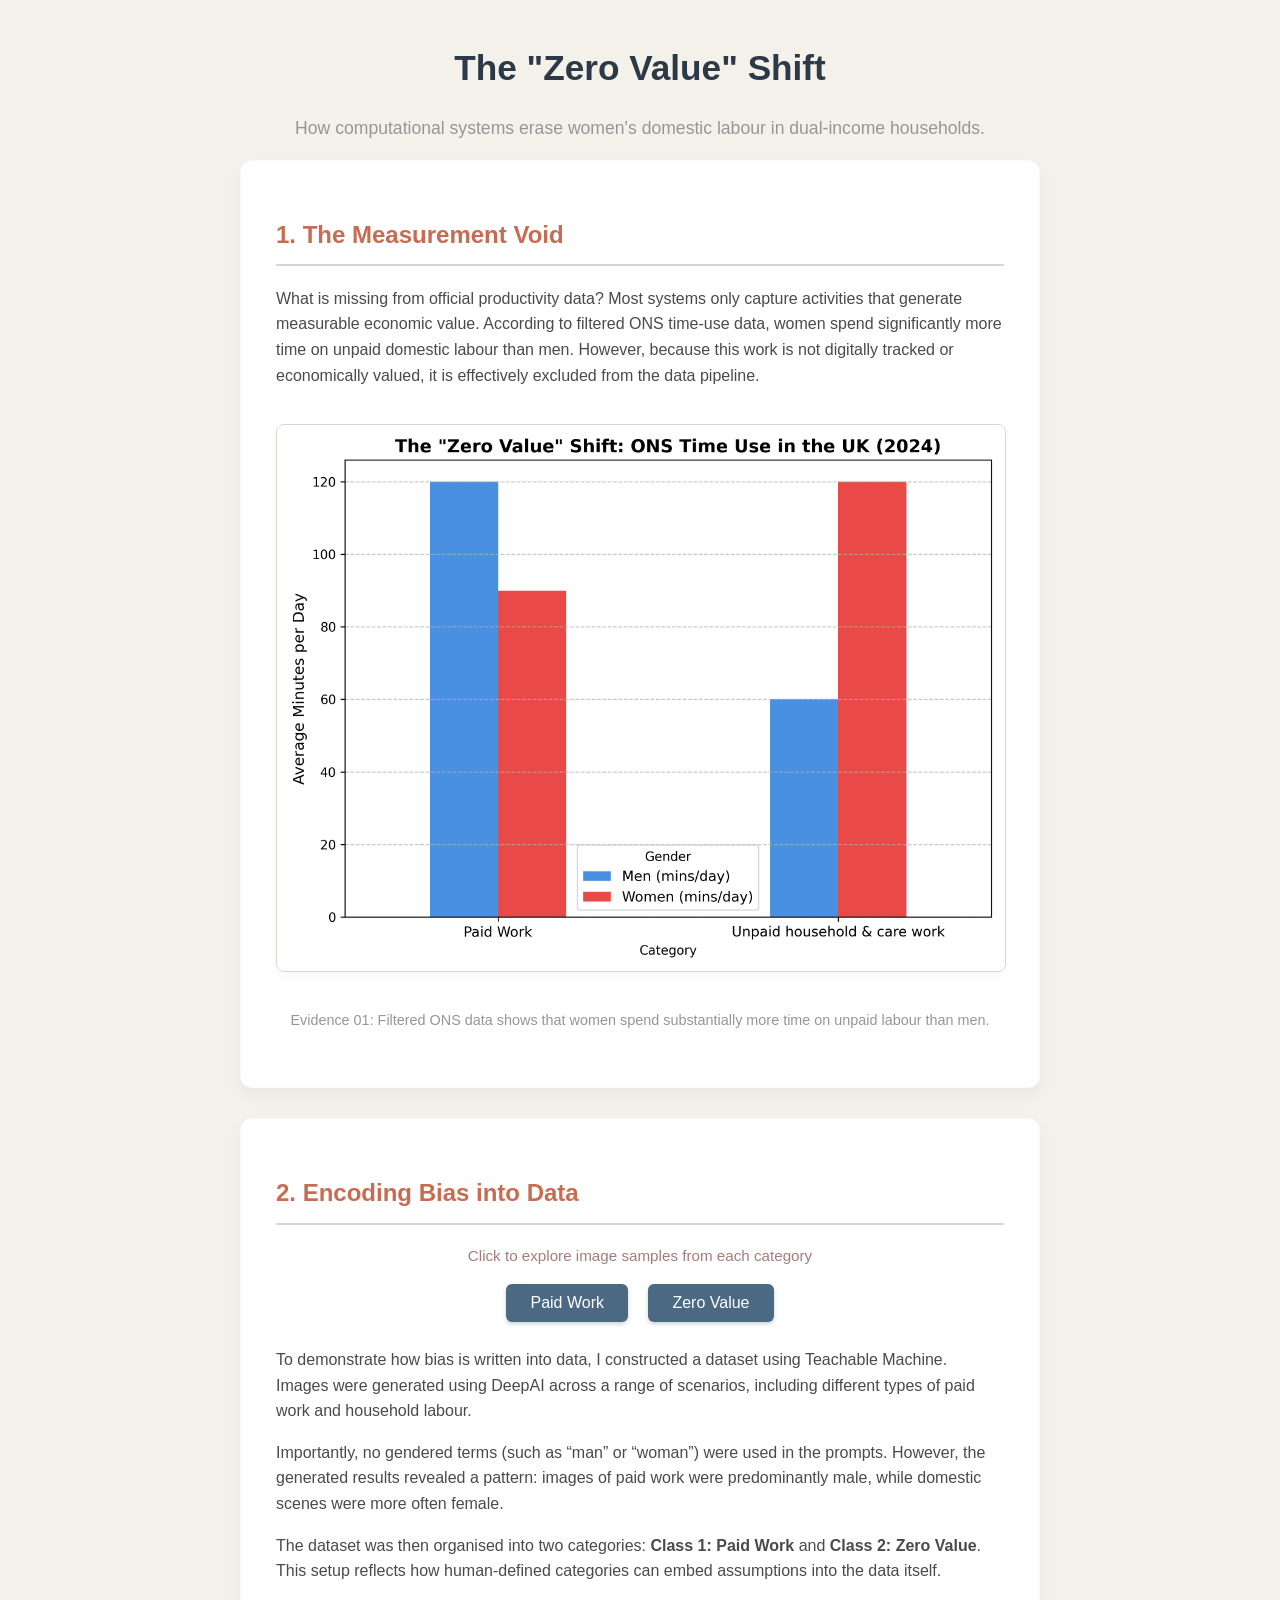
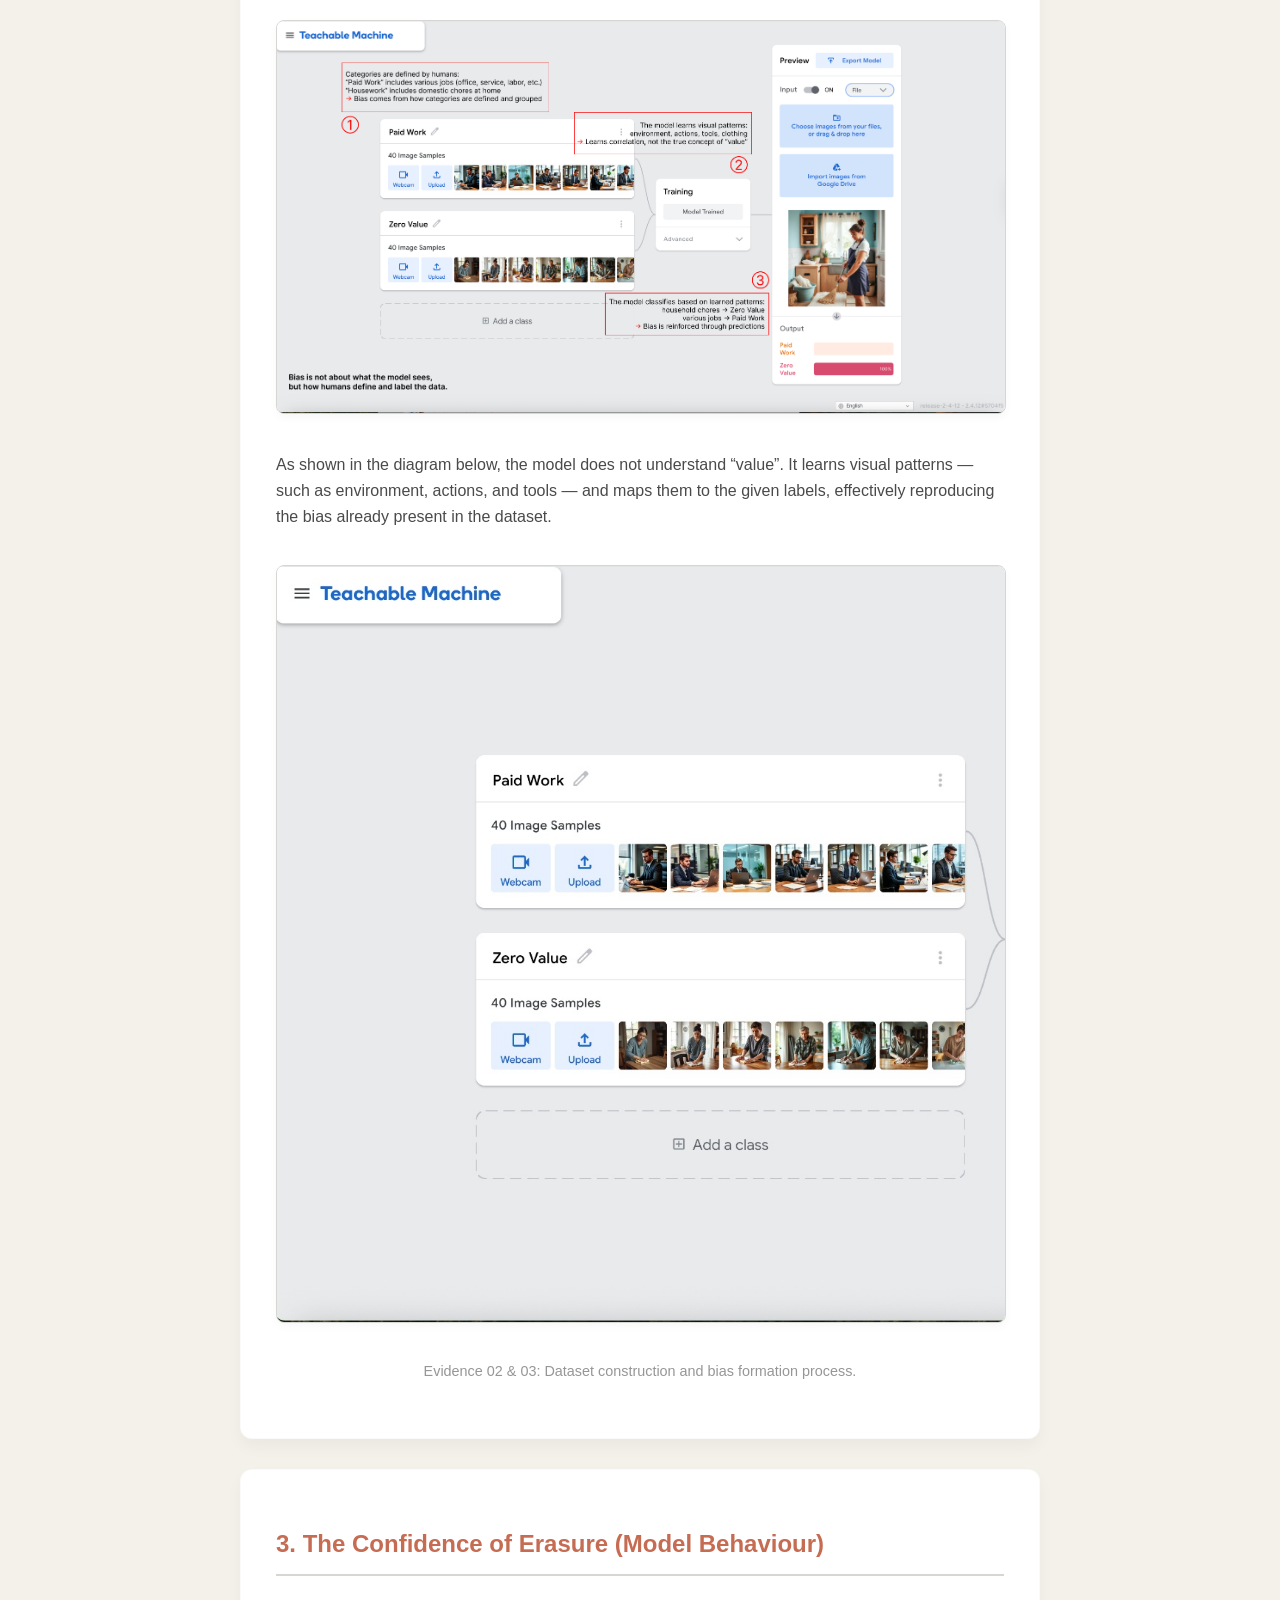
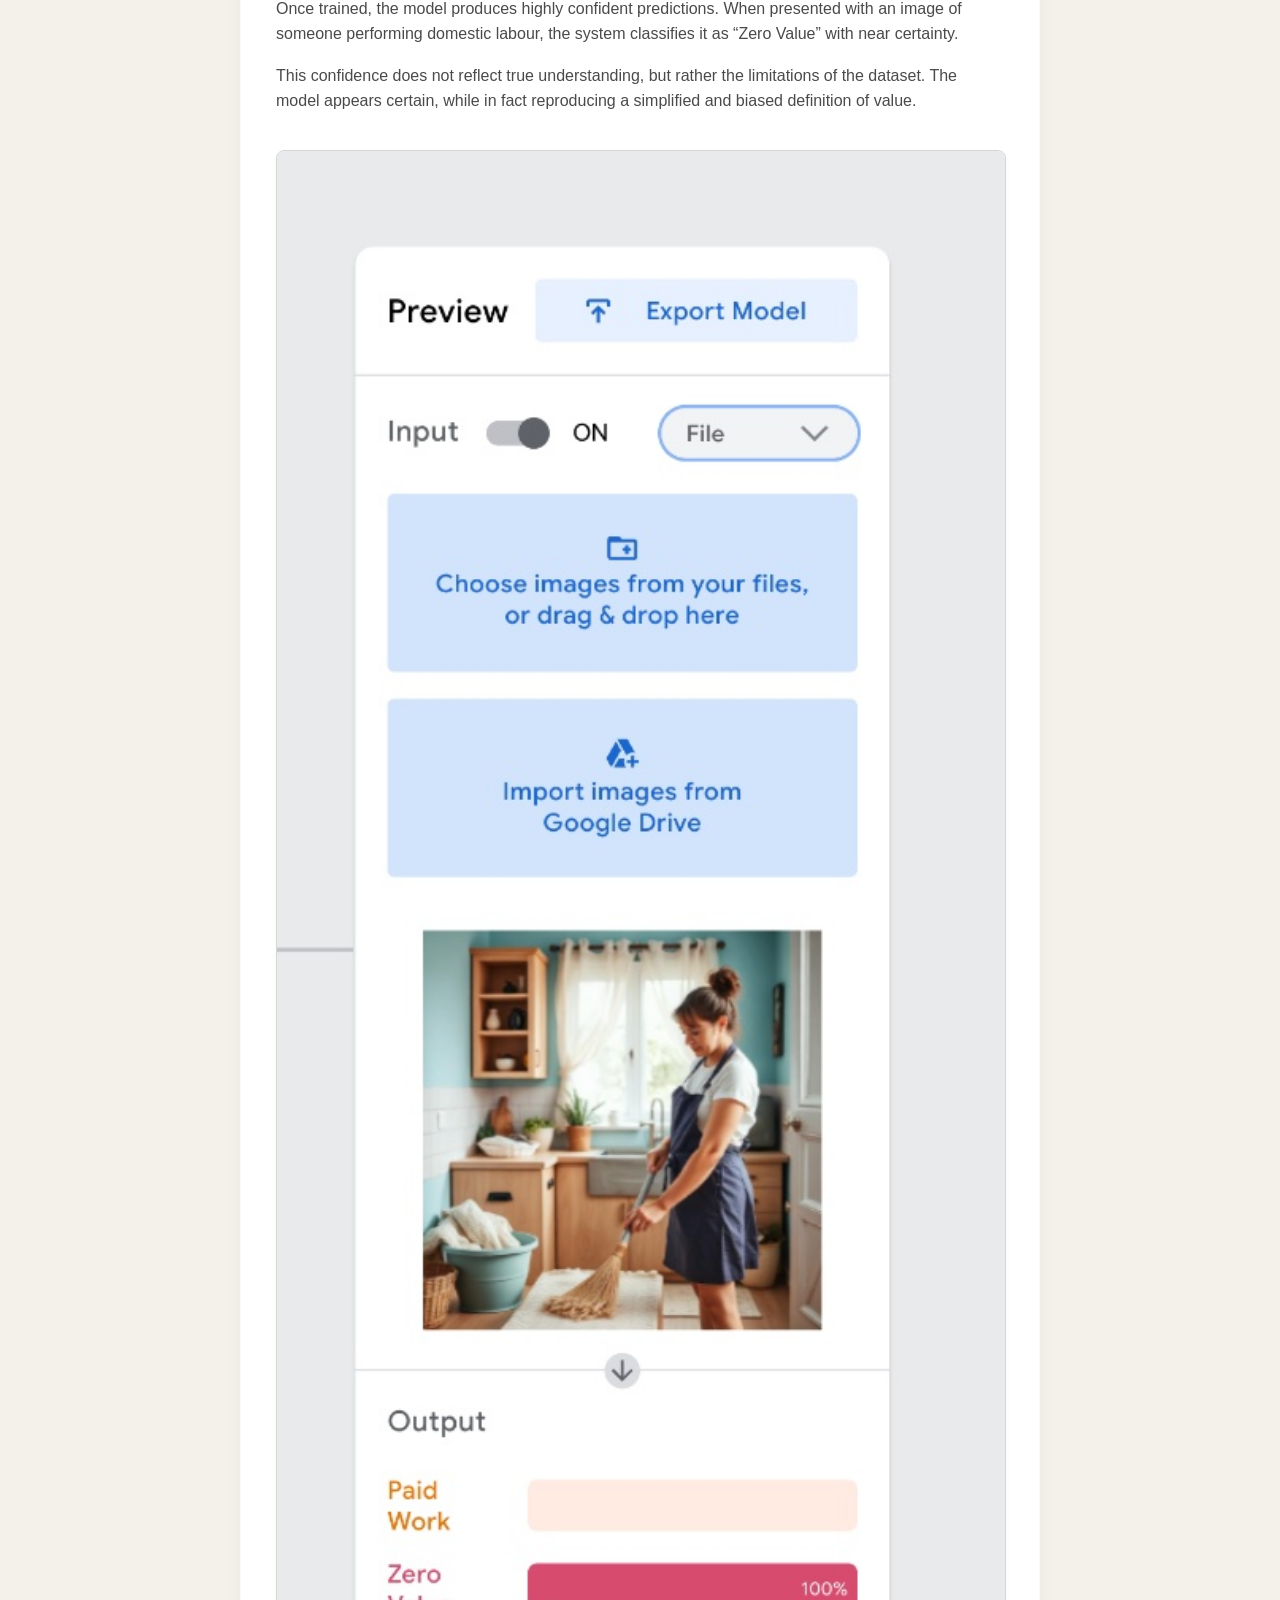
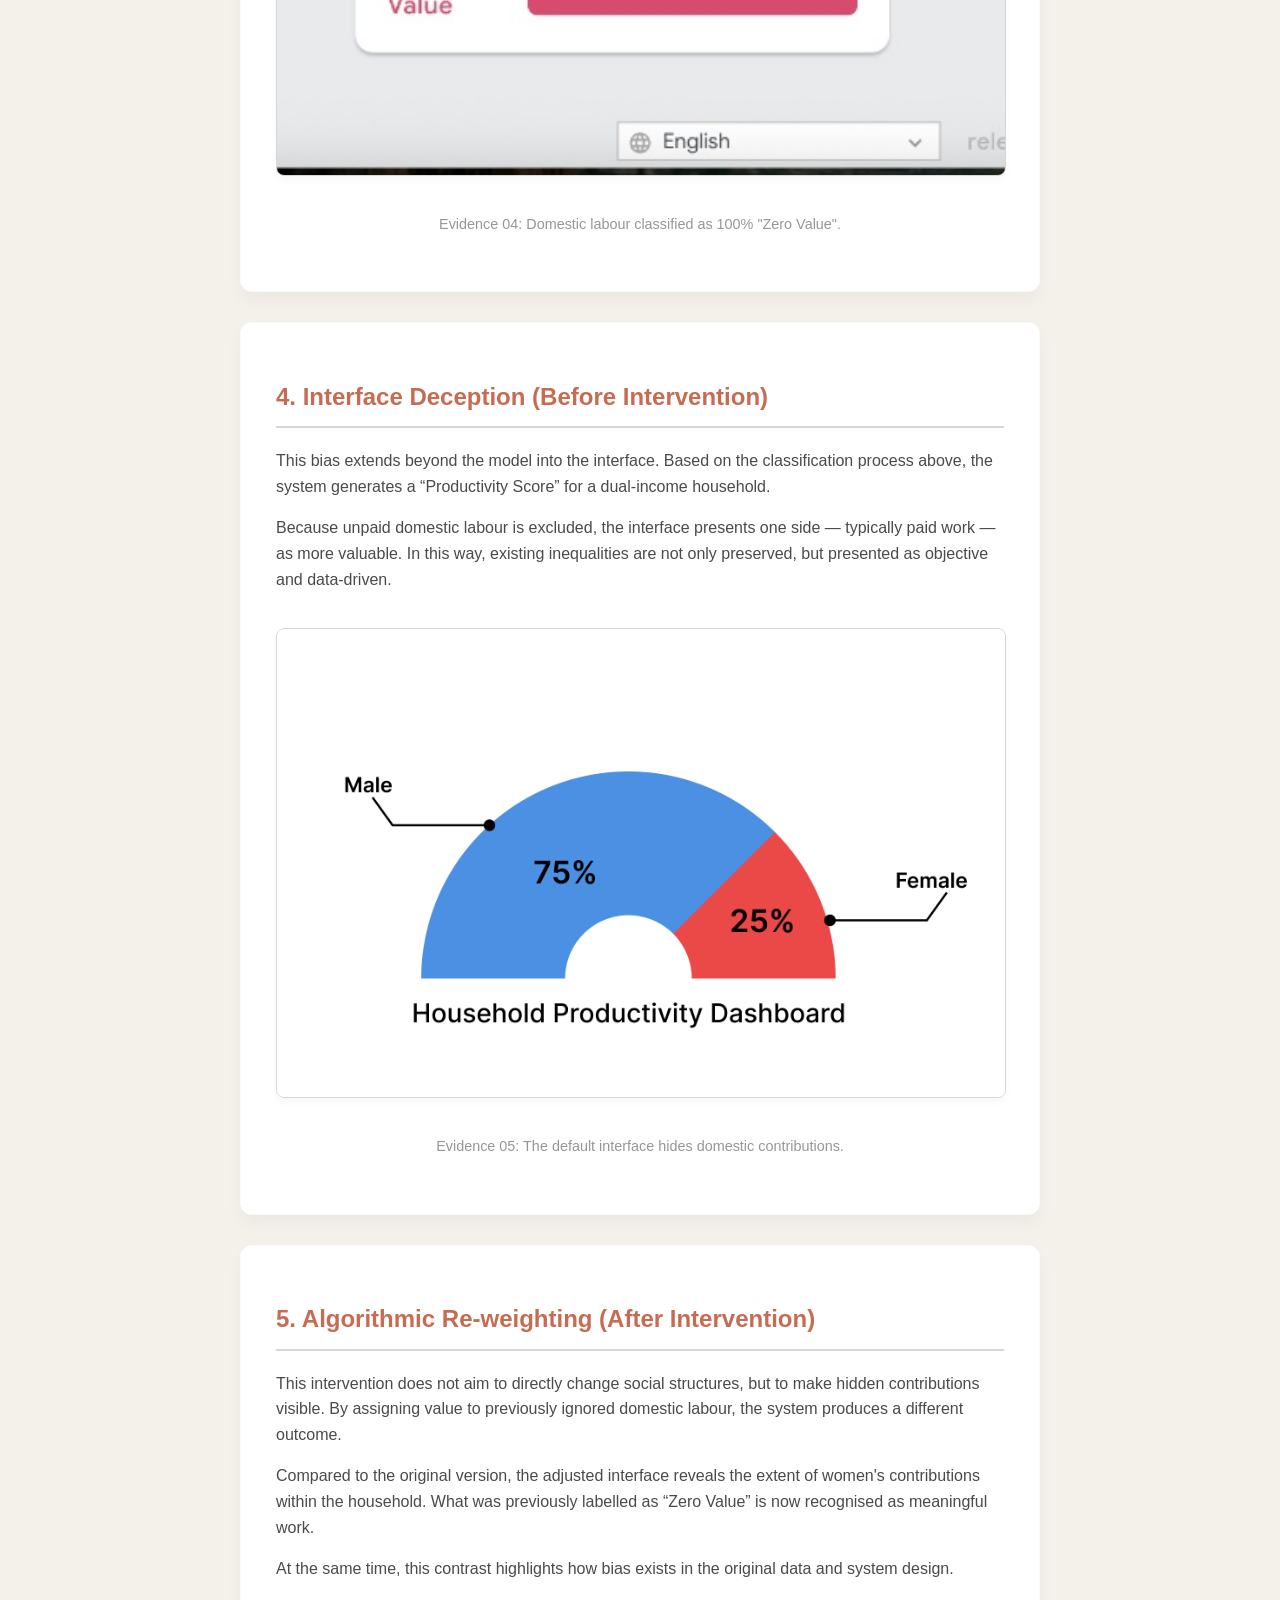
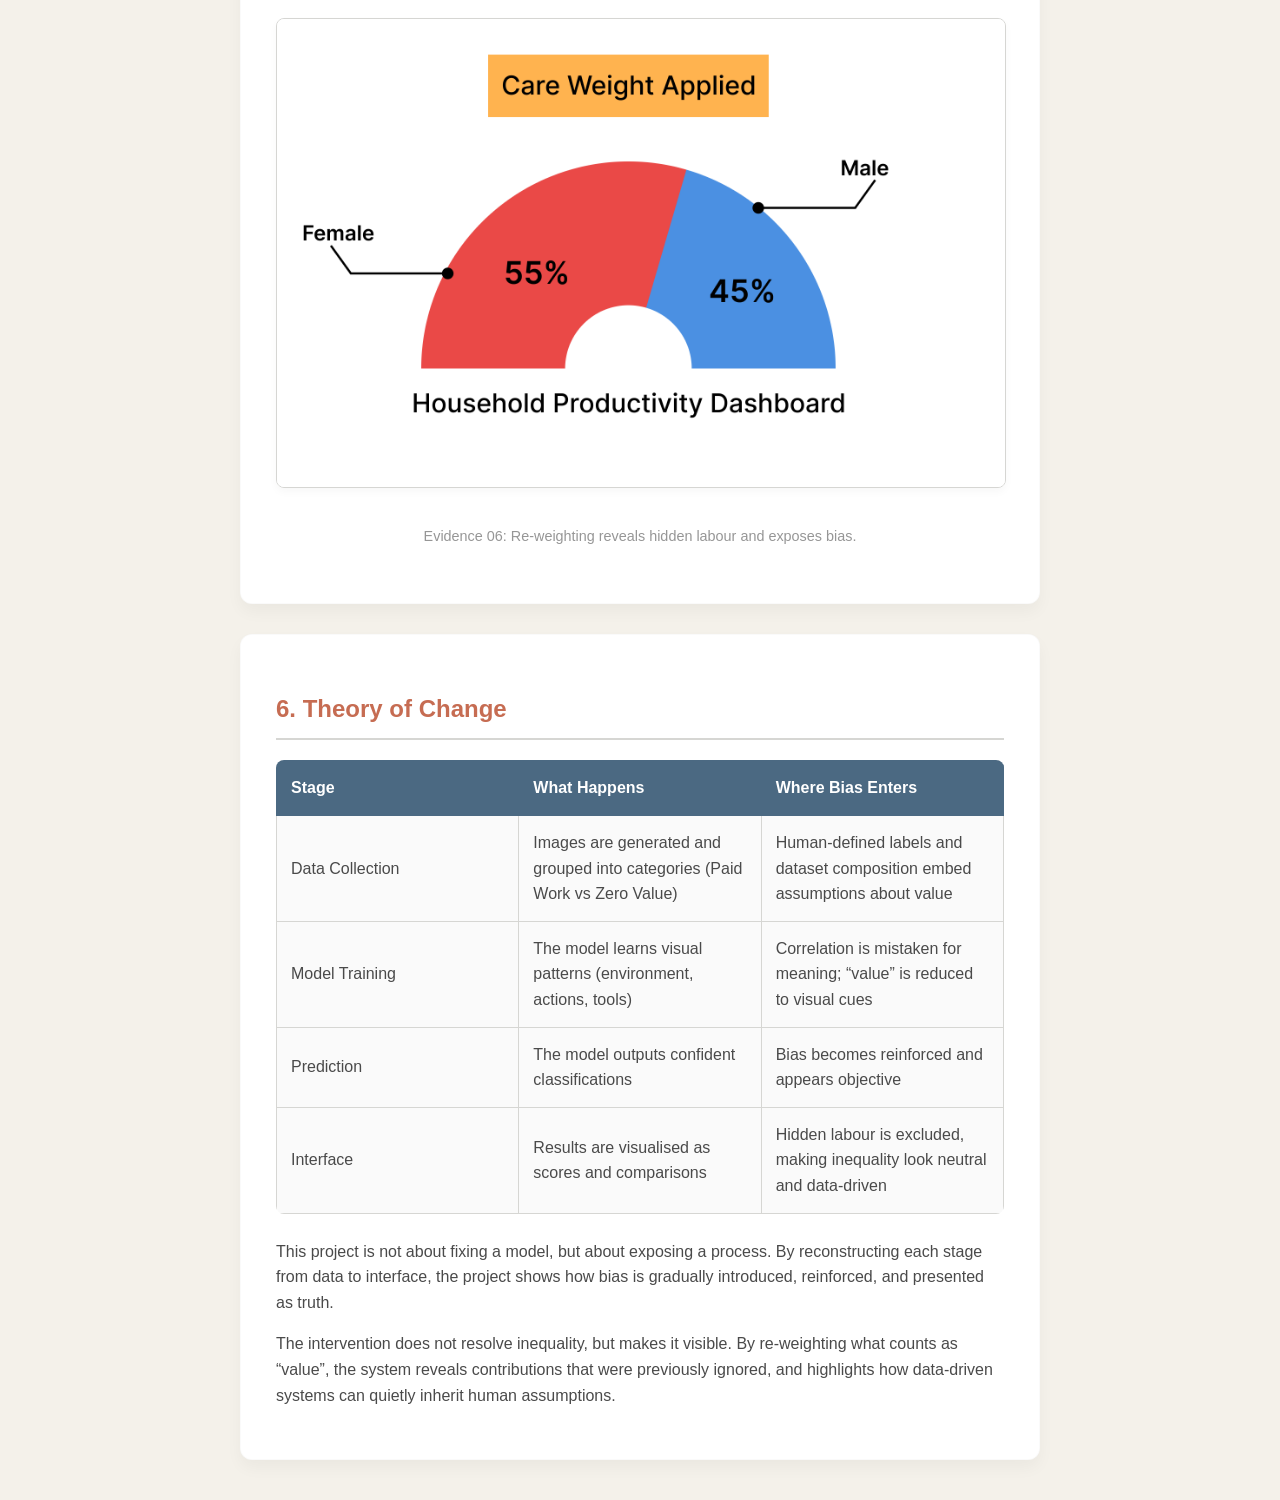
<file: index.html>
<!DOCTYPE html>
<html lang="en">
<head>
    <meta charset="UTF-8">
    <meta name="viewport" content="width=device-width, initial-scale=1.0">
    <title>The "Zero Value" Shift</title>
    <style>
        body {
            font-family: -apple-system, BlinkMacSystemFont, "Segoe UI", Roboto, Arial, sans-serif;
            margin: 40px;
            background-color: #F4F1EA;
            color: #4A4A4A;
            line-height: 1.6;
        }
        
        .container {
            max-width: 800px;
            margin: 0 auto;
        }
        
        .panel {
            background: #FFFFFF;
            padding: 35px;
            margin-bottom: 30px;
            border-radius: 12px;
            box-shadow: 0 8px 16px rgba(0, 0, 0, 0.04);
            border: 1px solid rgba(0,0,0,0.02);
        }
        
        h1 { 
            text-align: center; 
            color: #2C3A47; 
            font-size: 2.2em;
            margin-bottom: 10px;
        }
        
        h2 { 
            color: #C66C52; 
            border-bottom: 2px solid #D6D6D3; 
            padding-bottom: 10px; 
            font-size: 1.5em;
        }
        
        .evidence-img { 
            width: 100%; 
            height: auto; 
            border: 1px solid #D6D6D3; 
            margin-top: 20px; 
            margin-bottom: 15px;
            border-radius: 8px;
            box-shadow: 0 4px 8px rgba(0,0,0,0.03);
        }
        
        .caption {
            font-size: 0.9em;
            color: #969696;
            text-align: center;
            margin-bottom: 20px;
        }
        
        button {
            background-color: #4B6982;
            color: white;
            border: none;
            padding: 10px 24px;
            margin: 0 8px;
            border-radius: 6px;
            font-size: 1em;
            font-weight: 500;
            cursor: pointer;

            box-shadow: 0 2px 4px rgba(75, 105, 130, 0.3);
        }

        button:hover {
            background-color: #5B7A6F;
            
            box-shadow: 0 4px 8px rgba(91, 122, 111, 0.4);
        }
        
        table { 
            width: 100%; 
            border-collapse: collapse; 
            margin-top: 20px; 
            border-radius: 8px;
            overflow: hidden;
        }
        
        th, td { 
            border: 1px solid #D6D6D3; 
            padding: 14px; 
            text-align: left; 
        }
        
        th { 
            background-color: #4B6982; 
            color: white; 
            width: 30%; 
            font-weight: 600;
            border-color: #4B6982;
        }

        td {
            background-color: #FAFAFA;
        }

        #image-grid::-webkit-scrollbar {
            width: 8px;
        }
        #image-grid::-webkit-scrollbar-track {
            background: #F4F1EA;
            border-radius: 4px;
        }
        #image-grid::-webkit-scrollbar-thumb {
            background: #D6D6D3;
            border-radius: 4px;
        }
    </style>
</head>
<body>

<div class="container">
    <h1>The "Zero Value" Shift</h1>
    <p style="text-align:center; color: #969696; font-size: 1.1em;">How computational systems erase women's domestic labour in dual-income households.</p>

    <div class="panel">
        <h2>1. The Measurement Void</h2>
        <p>
        What is missing from official productivity data? Most systems only capture activities that generate measurable economic value. 
        According to filtered ONS time-use data, women spend significantly more time on unpaid domestic labour than men. 
        However, because this work is not digitally tracked or economically valued, it is effectively excluded from the data pipeline.
        </p>
        <img src="gender_data_gap.png" alt="ONS Data Chart" class="evidence-img">
        <p class="caption">
        Evidence 01: Filtered ONS data shows that women spend substantially more time on unpaid labour than men.
        </p>
    </div>

    <div class="panel">
        <h2>2. Encoding Bias into Data</h2>
        <p style="text-align:center; font-size:0.95em; color: #A57C7B; font-weight: 500;">
            Click to explore image samples from each category
        </p>
        <div style="text-align:center; margin-top:15px;">
            <button onclick="showWork()">Paid Work</button>
            <button onclick="showHome()">Zero Value</button>
        </div>

        <div id="image-container" style="display:none;">
            <div id="image-grid" style="
                margin-top:20px;
                height:300px;
                overflow-y:auto;
                border:1px solid #D6D6D3;
                border-radius: 8px;
                padding:15px;
                display:grid;
                grid-template-columns: repeat(5, 1fr);
                gap:12px;
                background-color: #F4F1EA;
            "></div>
        </div>

        <p style="margin-top: 25px;">
        To demonstrate how bias is written into data, I constructed a dataset using Teachable Machine. 
        Images were generated using DeepAI across a range of scenarios, including different types of paid work and household labour.
        </p>

        <p>
        Importantly, no gendered terms (such as “man” or “woman”) were used in the prompts. 
        However, the generated results revealed a pattern: images of paid work were predominantly male, while domestic scenes were more often female.
        </p>

        <p>
        The dataset was then organised into two categories: <strong>Class 1: Paid Work</strong> and <strong>Class 2: Zero Value</strong>. 
        This setup reflects how human-defined categories can embed assumptions into the data itself.
        </p>

        <img src="tm_setup.png" alt="Teachable Machine Setup" class="evidence-img">

        <p>
        As shown in the diagram below, the model does not understand “value”. It learns visual patterns — such as environment, actions, and tools — and maps them to the given labels, effectively reproducing the bias already present in the dataset.
        </p>
        <img src="tm_bias_diagram.png" alt="Bias Formation Diagram" class="evidence-img">
        <p class="caption">Evidence 02 & 03: Dataset construction and bias formation process.</p>
    </div>

    <div class="panel">
        <h2>3. The Confidence of Erasure (Model Behaviour)</h2>
        <p>
        Once trained, the model produces highly confident predictions. 
        When presented with an image of someone performing domestic labour, the system classifies it as “Zero Value” with near certainty.
        </p>

        <p>
        This confidence does not reflect true understanding, but rather the limitations of the dataset. 
        The model appears certain, while in fact reproducing a simplified and biased definition of value.
        </p>
        <img src="tm_preview_100.png" alt="Teachable Machine 100% Zero Value Preview" class="evidence-img">
        <p class="caption">Evidence 04: Domestic labour classified as 100% "Zero Value".</p>
    </div>

    <div class="panel">
        <h2>4. Interface Deception (Before Intervention)</h2>
        <p>
        This bias extends beyond the model into the interface. 
        Based on the classification process above, the system generates a “Productivity Score” for a dual-income household.
        </p>

        <p>
        Because unpaid domestic labour is excluded, the interface presents one side — typically paid work — as more valuable. 
        In this way, existing inequalities are not only preserved, but presented as objective and data-driven.
        </p>
        <img src="dashboard_before.png" alt="Dashboard Before" class="evidence-img">
        <p class="caption">Evidence 05: The default interface hides domestic contributions.</p>
    </div>

    <div class="panel">
        <h2>5. Algorithmic Re-weighting (After Intervention)</h2>
        <p>
        This intervention does not aim to directly change social structures, but to make hidden contributions visible. 
        By assigning value to previously ignored domestic labour, the system produces a different outcome.
        </p>

        <p>
        Compared to the original version, the adjusted interface reveals the extent of women's contributions within the household. 
        What was previously labelled as “Zero Value” is now recognised as meaningful work.
        </p>

        <p>
        At the same time, this contrast highlights how bias exists in the original data and system design.
        </p>
        <img src="dashboard_after.png" alt="Dashboard After" class="evidence-img">
        <p class="caption">Evidence 06: Re-weighting reveals hidden labour and exposes bias.</p>
    </div>

    <div class="panel">
        <h2>6. Theory of Change</h2>

        <table>
            <tr>
                <th>Stage</th>
                <th>What Happens</th>
                <th>Where Bias Enters</th>
            </tr>
            <tr>
                <td>Data Collection</td>
                <td>Images are generated and grouped into categories (Paid Work vs Zero Value)</td>
                <td>Human-defined labels and dataset composition embed assumptions about value</td>
            </tr>
            <tr>
                <td>Model Training</td>
                <td>The model learns visual patterns (environment, actions, tools)</td>
                <td>Correlation is mistaken for meaning; “value” is reduced to visual cues</td>
            </tr>
            <tr>
                <td>Prediction</td>
                <td>The model outputs confident classifications</td>
                <td>Bias becomes reinforced and appears objective</td>
            </tr>
            <tr>
                <td>Interface</td>
                <td>Results are visualised as scores and comparisons</td>
                <td>Hidden labour is excluded, making inequality look neutral and data-driven</td>
            </tr>
        </table>

        <p style="margin-top: 25px;">
        This project is not about fixing a model, but about exposing a process. By reconstructing each stage from data to interface, the project shows how bias is gradually introduced, reinforced, and presented as truth.
        </p>

        <p>
        The intervention does not resolve inequality, but makes it visible. By re-weighting what counts as “value”, the system reveals contributions that were previously ignored, and highlights how data-driven systems can quietly inherit human assumptions.
        </p>
    </div>

</div>

<script>
const workImages = [
    "images/work/1.jpg",
    "images/work/2.jpg",
    "images/work/3.jpg",
    "images/work/4.jpg",
    "images/work/5.jpg",
    "images/work/6.jpg",
    "images/work/7.jpg",
    "images/work/8.jpg",
    "images/work/9.jpg",
    "images/work/10.jpg",
    "images/work/11.jpg",
    "images/work/12.jpg",
    "images/work/13.jpg",
    "images/work/14.jpg",
    "images/work/15.jpg",
    "images/work/16.jpg",
    "images/work/17.jpg",
    "images/work/18.jpg",
    "images/work/19.jpg",
    "images/work/20.jpg",
    "images/work/21.jpg",
    "images/work/22.jpg",
    "images/work/23.jpg",
    "images/work/24.jpg",
    "images/work/25.jpg",
    "images/work/26.jpg",
    "images/work/27.jpg",
    "images/work/28.jpg",
    "images/work/29.jpg",
    "images/work/30.jpg",
    "images/work/31.jpg",
    "images/work/32.jpg",
    "images/work/33.jpg",
    "images/work/34.jpg",
    "images/work/35.jpg",
    "images/work/36.jpg",
    "images/work/37.jpg",
    "images/work/38.jpg",
    "images/work/39.jpg",
    "images/work/40.jpg"
];

const homeImages = [
    "images/home/1.jpg",
    "images/home/2.jpg",
    "images/home/3.jpg",
    "images/home/4.jpg",
    "images/home/5.jpg",
    "images/home/6.jpg",
    "images/home/7.jpg",
    "images/home/8.jpg",
    "images/home/9.jpg",
    "images/home/10.jpg",
    "images/home/11.jpg",
    "images/home/12.jpg",
    "images/home/13.jpg",
    "images/home/14.jpg",
    "images/home/15.jpg",
    "images/home/16.jpg",
    "images/home/17.jpg",
    "images/home/18.jpg",
    "images/home/19.jpg",
    "images/home/20.jpg",
    "images/home/21.jpg",
    "images/home/22.jpg",
    "images/home/23.jpg",
    "images/home/24.jpg",
    "images/home/25.jpg",
    "images/home/26.jpg",
    "images/home/27.jpg",
    "images/home/28.jpg",
    "images/home/29.jpg",
    "images/home/30.jpg",
    "images/home/31.jpg",
    "images/home/32.jpg",
    "images/home/33.jpg",
    "images/home/34.jpg",
    "images/home/35.jpg",
    "images/home/36.jpg",
    "images/home/37.jpg",
    "images/home/38.jpg",
    "images/home/39.jpg",
    "images/home/40.jpg"
];

function showWork() {
    displayImages(workImages);
}

function showHome() {
    displayImages(homeImages);
}

function displayImages(images) {
    const container = document.getElementById("image-grid");
    const wrapper = document.getElementById("image-container");

    wrapper.style.display = "block";

    container.innerHTML = "";

    images.forEach(src => {
        const img = document.createElement("img");
        img.src = src;
        img.style.width = "100%";
        img.style.borderRadius = "6px";
        container.appendChild(img);
    });
}
</script>

</body>
</html>
</file>
